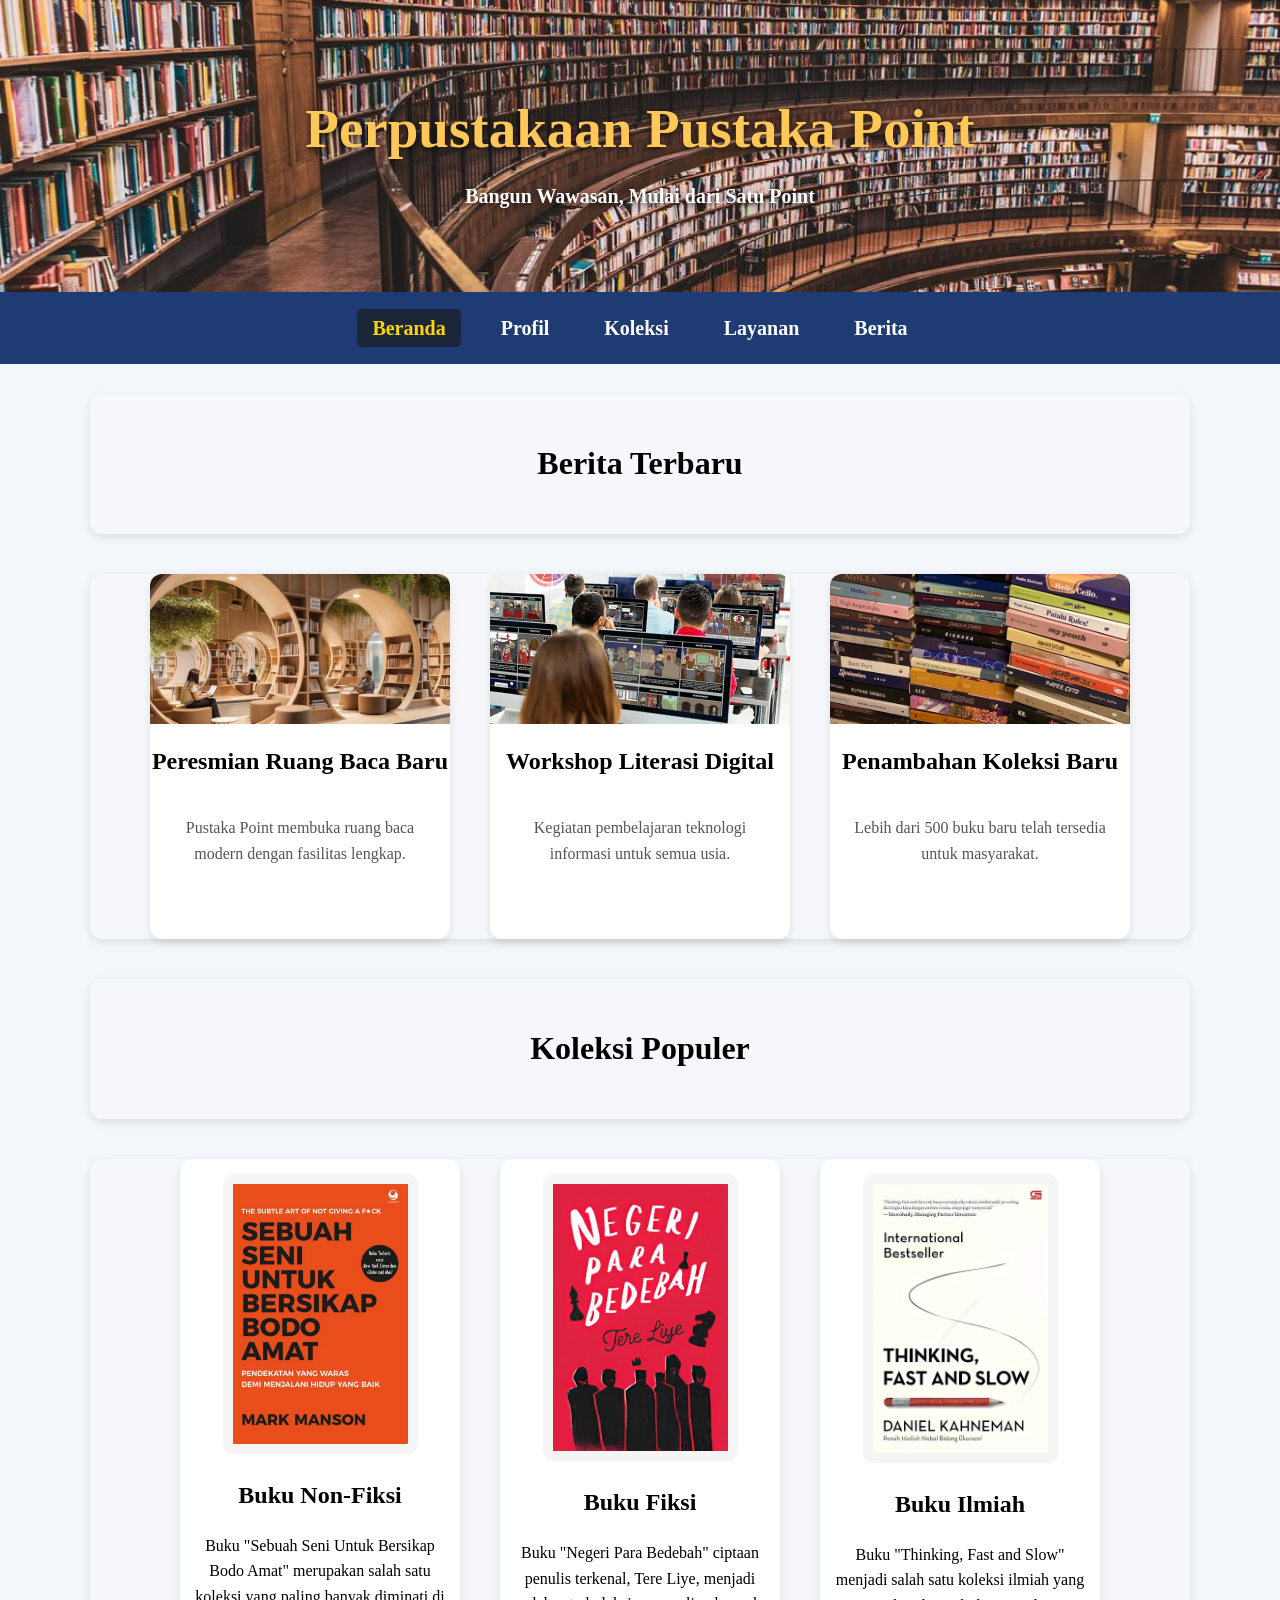
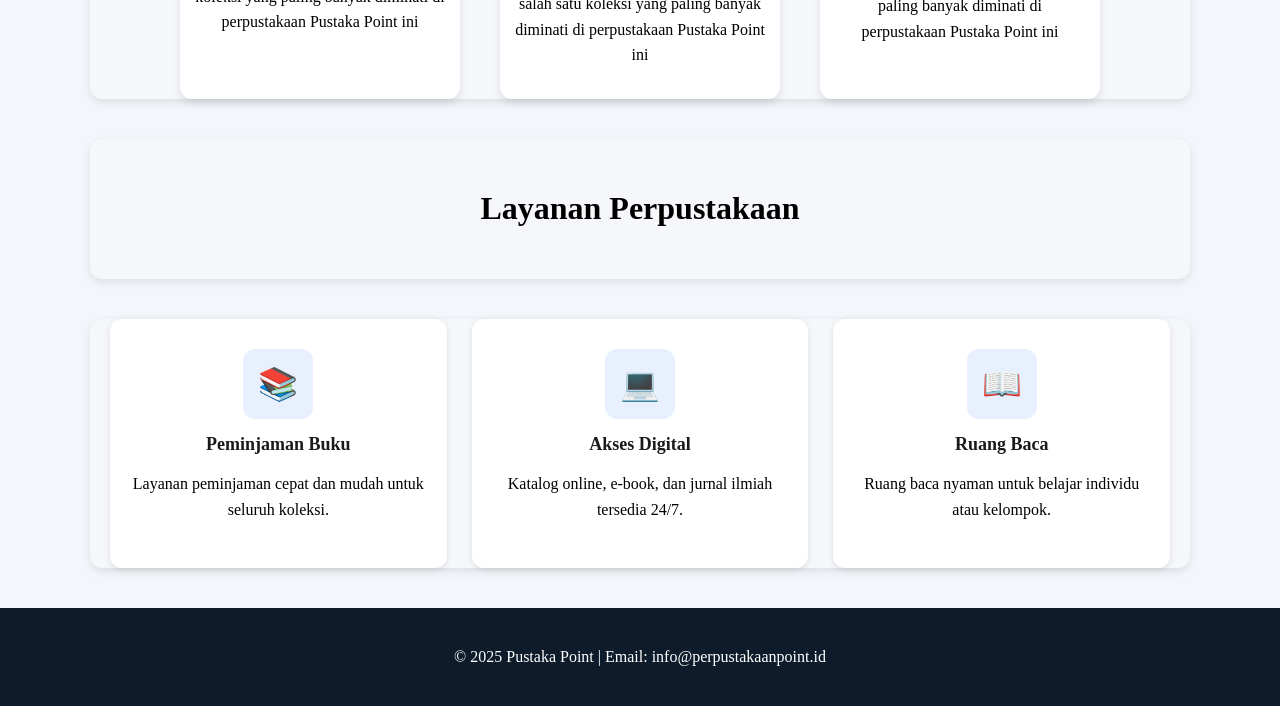
<file: radja-fatahillah/index.html>
<!DOCTYPE html>
<html lang="id">
<head>
    <meta charset="UTF-8">
    <meta name="viewport" content="width=device-width, initial-scale=1.0">
    <title>Beranda - Pustaka Point</title>
    <link rel="stylesheet" href="style.css">
</head>
<body>

<header class="hero">
    <h1>Perpustakaan Pustaka Point</h1>
    <p>Bangun Wawasan, Mulai dari Satu Point</p>
</header>

<nav>
    <ul>
        <li><a href="index.html" class="active">Beranda</a></li>
         <li><a href="profil.html">Profil</a></li>
        <li><a href="koleksi.html">Koleksi</a></li>
        <li><a href="layanan.html">Layanan</a></li>
        <li><a href="berita.html">Berita</a></li>
    </ul>
</nav>

<main>

    <!-- ================= BERITA ================= -->
    <section class="section-title">
        <h2>Berita Terbaru</h2>
    </section>

    <section class="card-berita-container">
        <article class="card-berita">
            <img src="berita1.jpeg" alt="">
            <h3><a href="berita1.html">Peresmian Ruang Baca Baru</a></h3>
            <p>Pustaka Point membuka ruang baca modern dengan fasilitas lengkap.</p>
        </article>

        <article class="card-berita">
            <img src="berita2.jpeg" alt="">
            <h3><a href="berita2.html">Workshop Literasi Digital</a></h3>
            <p>Kegiatan pembelajaran teknologi informasi untuk semua usia.</p>
        </article>

        <article class="card-berita">
            <img src="berita3.jpeg" alt="">
            <h3><a href="berita3.html">Penambahan Koleksi Baru</a></h3>
            <p>Lebih dari 500 buku baru telah tersedia untuk masyarakat.</p>
        </article>
    </section>


    <!-- ================= KOLEKSI POPULER ================= -->
    <section class="section-title">
        <h2>Koleksi Populer</h2>
    </section>

<section class="card-buku-container">
    <article class="card-buku">
        <img src="buku1.jpg" alt="" class="book-img">
        <h3>Buku Non-Fiksi</h3>
            <p>Buku "Sebuah Seni Untuk Bersikap Bodo Amat" merupakan salah satu koleksi yang paling banyak diminati di perpustakaan Pustaka Point ini</p>
        </article>

    <article class="card-buku">
        <img src="buku2.jpeg" alt="" class="book-img">
        <h3>Buku Fiksi</h3>
            <p>Buku "Negeri Para Bedebah" ciptaan penulis terkenal, Tere Liye, menjadi salah satu koleksi yang paling banyak diminati di perpustakaan Pustaka Point ini</p>
        </article>

    <article class="card-buku">
        <img src="buku3.jpeg" alt="" class="book-img">
        <h3>Buku Ilmiah</h3>
             <p>Buku "Thinking, Fast and Slow" menjadi salah satu koleksi ilmiah yang paling banyak diminati di perpustakaan Pustaka Point ini</p>
        </article>
    </section>


    <!-- ================= LAYANAN PERPUSTAKAAN ================= -->
    <section class="section-title">
        <h2>Layanan Perpustakaan</h2>
    </section>

    <section class="layanan-container">
        <div class="layanan-box">
            <span class="layanan-icon">📚</span>
            <h3>Peminjaman Buku</h3>
            <p>Layanan peminjaman cepat dan mudah untuk seluruh koleksi.</p>
        </div>

        <div class="layanan-box">
            <span class="layanan-icon">💻</span>
            <h3><a href="koleksi.html">Akses Digital</a></h3>
            <p>Katalog online, e-book, dan jurnal ilmiah tersedia 24/7.</p>
        </div>

        <div class="layanan-box">
            <span class="layanan-icon">📖</span>
            <h3>Ruang Baca</h3>
            <p>Ruang baca nyaman untuk belajar individu atau kelompok.</p>
        </div>
    </section>

</main>

    <footer id="kontak">
     <p>&copy; 2025 Pustaka Point | Email: info@perpustakaanpoint.id</p>
    </footer>

</body>
</html>
</file>
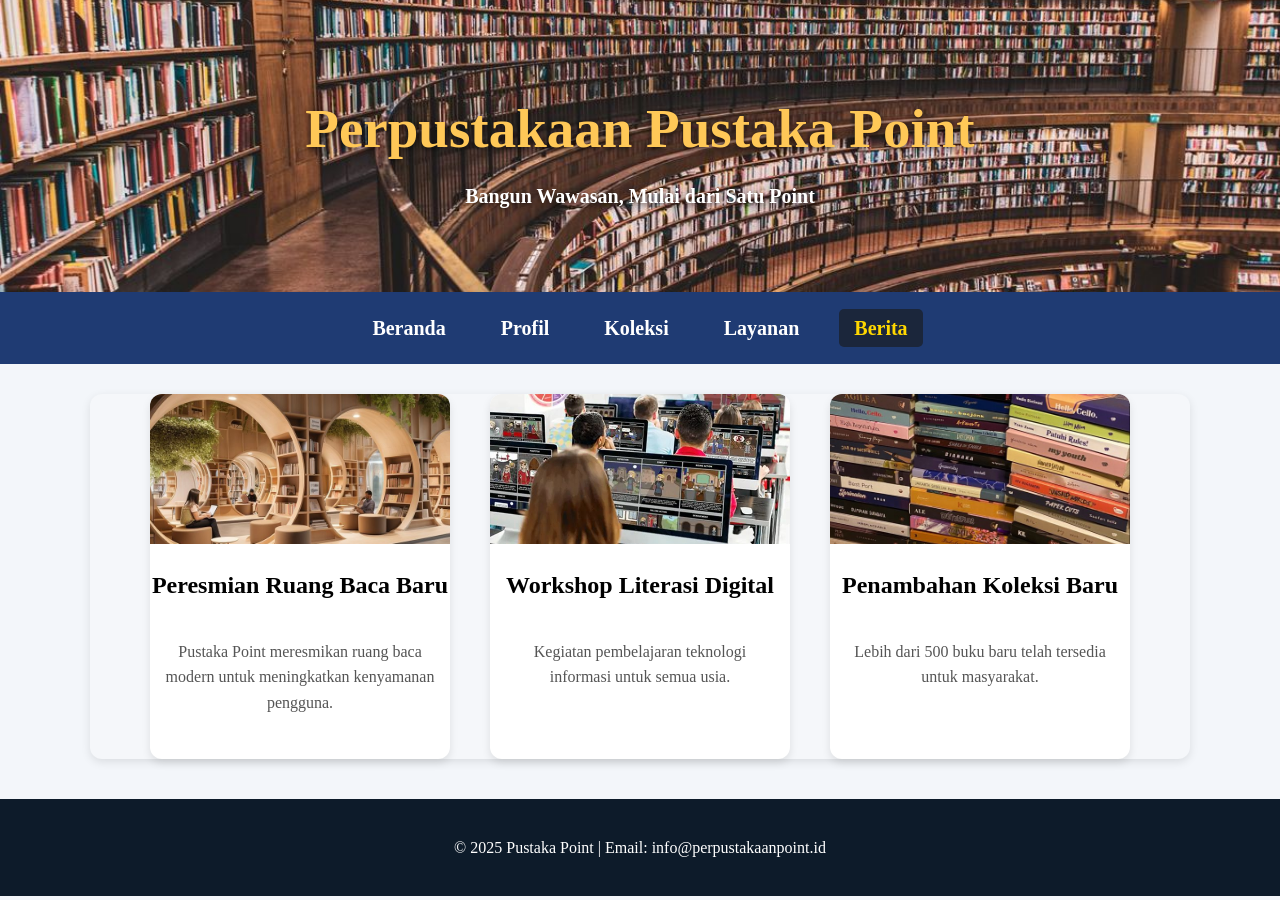
<file: radja-fatahillah/berita.html>
<!DOCTYPE html>
<html lang="id">
<head>
    <meta charset="UTF-8">
    <meta name="viewport" content="width=device-width, initial-scale=1.0">
    <title>Berita Terbaru - Pustaka Point</title>
    <link rel="stylesheet" href="style.css">
</head>

<body>

<header>
    <h1>Perpustakaan Pustaka Point</h1>
    <p>Bangun Wawasan, Mulai dari Satu Point</p>
</header>

<nav>
    <ul>
        <li><a href="index.html">Beranda</a></li>
        <li><a href="profil.html">Profil</a></li>
        <li><a href="koleksi.html">Koleksi</a></li>
        <li><a href="layanan.html">Layanan</a></li>
        <li><a href="berita.html" class="active">Berita</a></li>
    </ul>
</nav>

<main>
    <section class="card-berita-container">

        <article class="card-berita">
            <a href="berita1.html"><img src="berita1.jpeg" alt=""></a>
            <h3><a href="berita1.html">Peresmian Ruang Baca Baru</a></h3>
            <p>Pustaka Point meresmikan ruang baca modern untuk meningkatkan kenyamanan pengguna.</p>
        </article>

        <article class="card-berita">
            <a href="berita2.html"><img src="berita2.jpeg" alt=""></a>
            <h3><a href="berita2.html">Workshop Literasi Digital</a></h3>
            <p>Kegiatan pembelajaran teknologi informasi untuk semua usia.</p>
        </article>

        <article class="card-berita">
            <a href="berita3.html"><img src="berita3.jpeg" alt=""></a>
            <h3><a href="berita3.html">Penambahan Koleksi Baru</a></h3>
            <p>Lebih dari 500 buku baru telah tersedia untuk masyarakat.</p>
        </article>

    </section>
</main>

 <footer id="kontak">
     <p>&copy; 2025 Pustaka Point | Email: info@perpustakaanpoint.id</p>
    </footer>

</body>
</html>
</file>
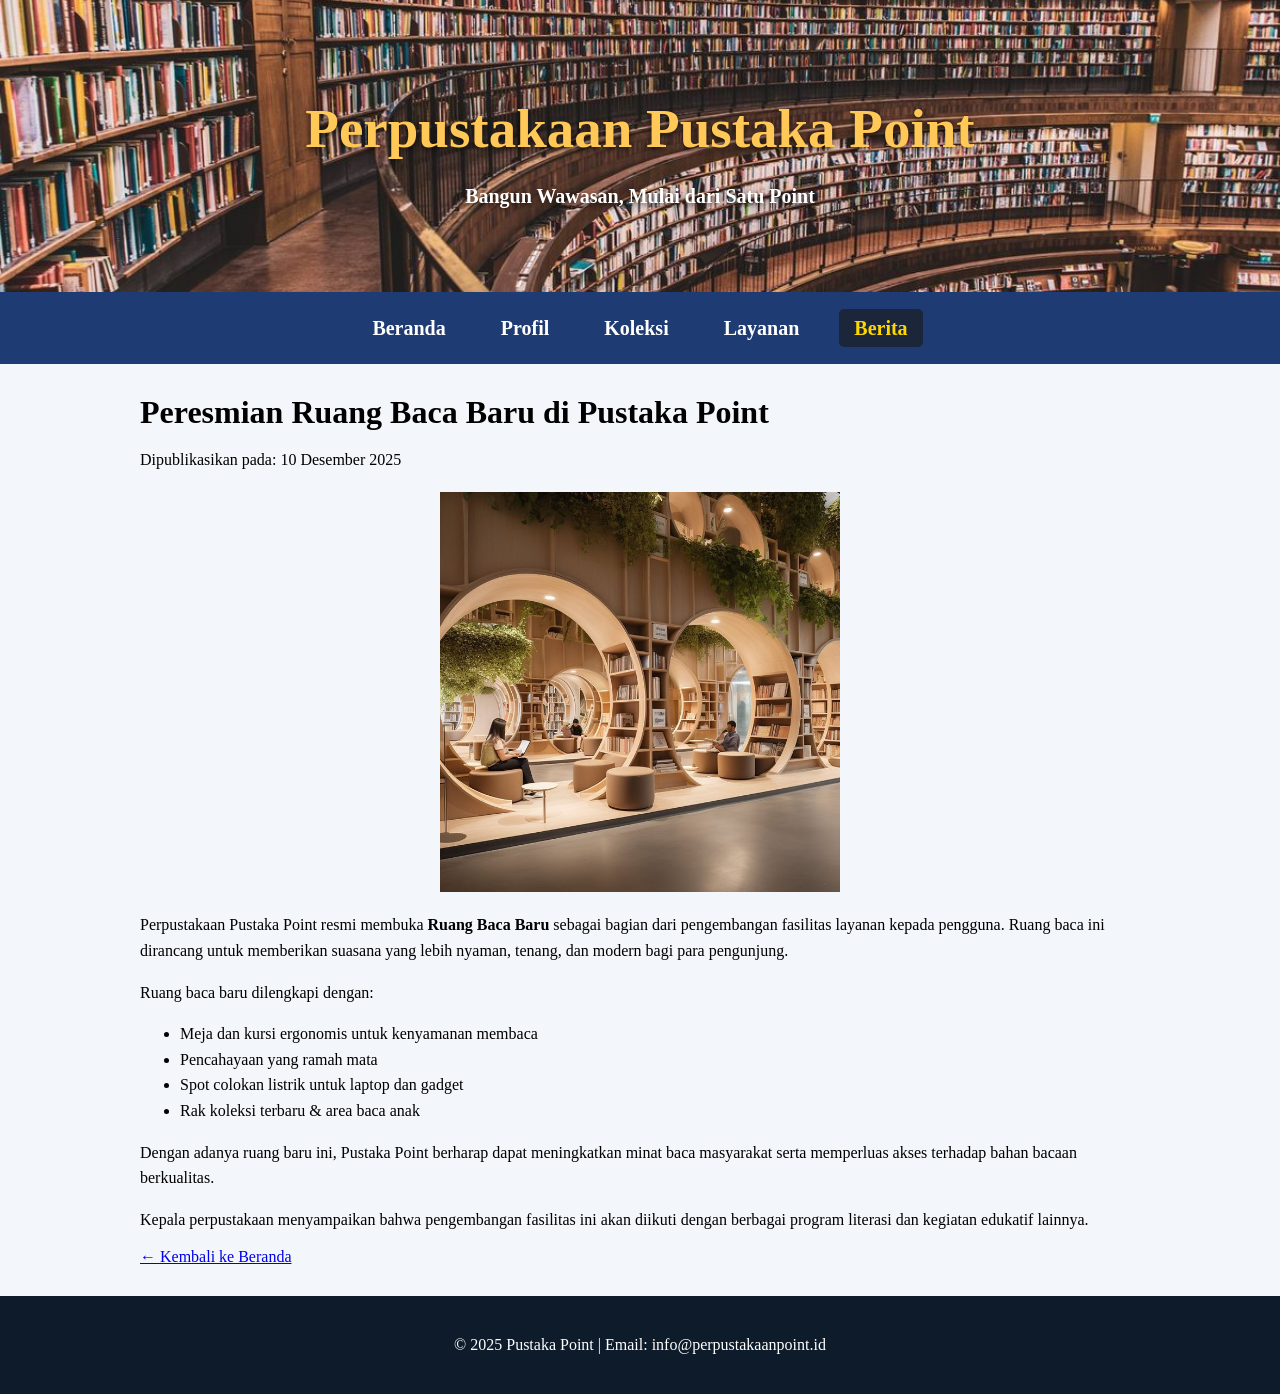
<file: radja-fatahillah/berita1.html>
<!DOCTYPE html>
<html lang="id">
<head>
    <meta charset="UTF-8">
    <meta name="viewport" content="width=device-width, initial-scale=1.0">
    <title>Peresmian Ruang Baca Baru - Pustaka Point</title>
    <link rel="stylesheet" href="berita.css">
</head>

<body>

<header>
    <h1>Perpustakaan Pustaka Point</h1>
    <p>Bangun Wawasan, Mulai dari Satu Point</p>
</header>

<nav>
    <ul>
        <li><a href="index.html">Beranda</a></li>
        <li><a href="profil.html">Profil</a></li>
        <li><a href="koleksi.html">Koleksi</a></li>
        <li><a href="layanan.html">Layanan</a></li>
        <li><a href="berita.html" class="active">Berita</a></li>
    </ul>
</nav>

<main>
    <article class="isi-berita">

        <h1>Peresmian Ruang Baca Baru di Pustaka Point</h1>
        <p class="tanggal">Dipublikasikan pada: 10 Desember 2025</p>

        <img src="berita1.jpeg" alt="Peresmian Ruang Baca Baru" class="article-img">

        <p>
            Perpustakaan Pustaka Point resmi membuka <b>Ruang Baca Baru</b> sebagai bagian dari pengembangan fasilitas layanan kepada pengguna.  
            Ruang baca ini dirancang untuk memberikan suasana yang lebih nyaman, tenang, dan modern bagi para pengunjung.
        </p>

        <p>
            Ruang baca baru dilengkapi dengan:
        </p>

        <ul>
            <li>Meja dan kursi ergonomis untuk kenyamanan membaca</li>
            <li>Pencahayaan yang ramah mata</li>
            <li>Spot colokan listrik untuk laptop dan gadget</li>
            <li>Rak koleksi terbaru & area baca anak</li>
        </ul>

        <p>
            Dengan adanya ruang baru ini, Pustaka Point berharap dapat meningkatkan minat baca masyarakat serta memperluas akses terhadap bahan bacaan berkualitas.
        </p>

        <p>
            Kepala perpustakaan menyampaikan bahwa pengembangan fasilitas ini akan diikuti dengan berbagai program literasi dan kegiatan edukatif lainnya.
        </p>

        <a href="index.html" class="kembali-btn">← Kembali ke Beranda</a>

    </article>
</main>

 <footer id="kontak">
     <p>&copy; 2025 Pustaka Point | Email: info@perpustakaanpoint.id</p>
    </footer>

</body>
</html>
</file>
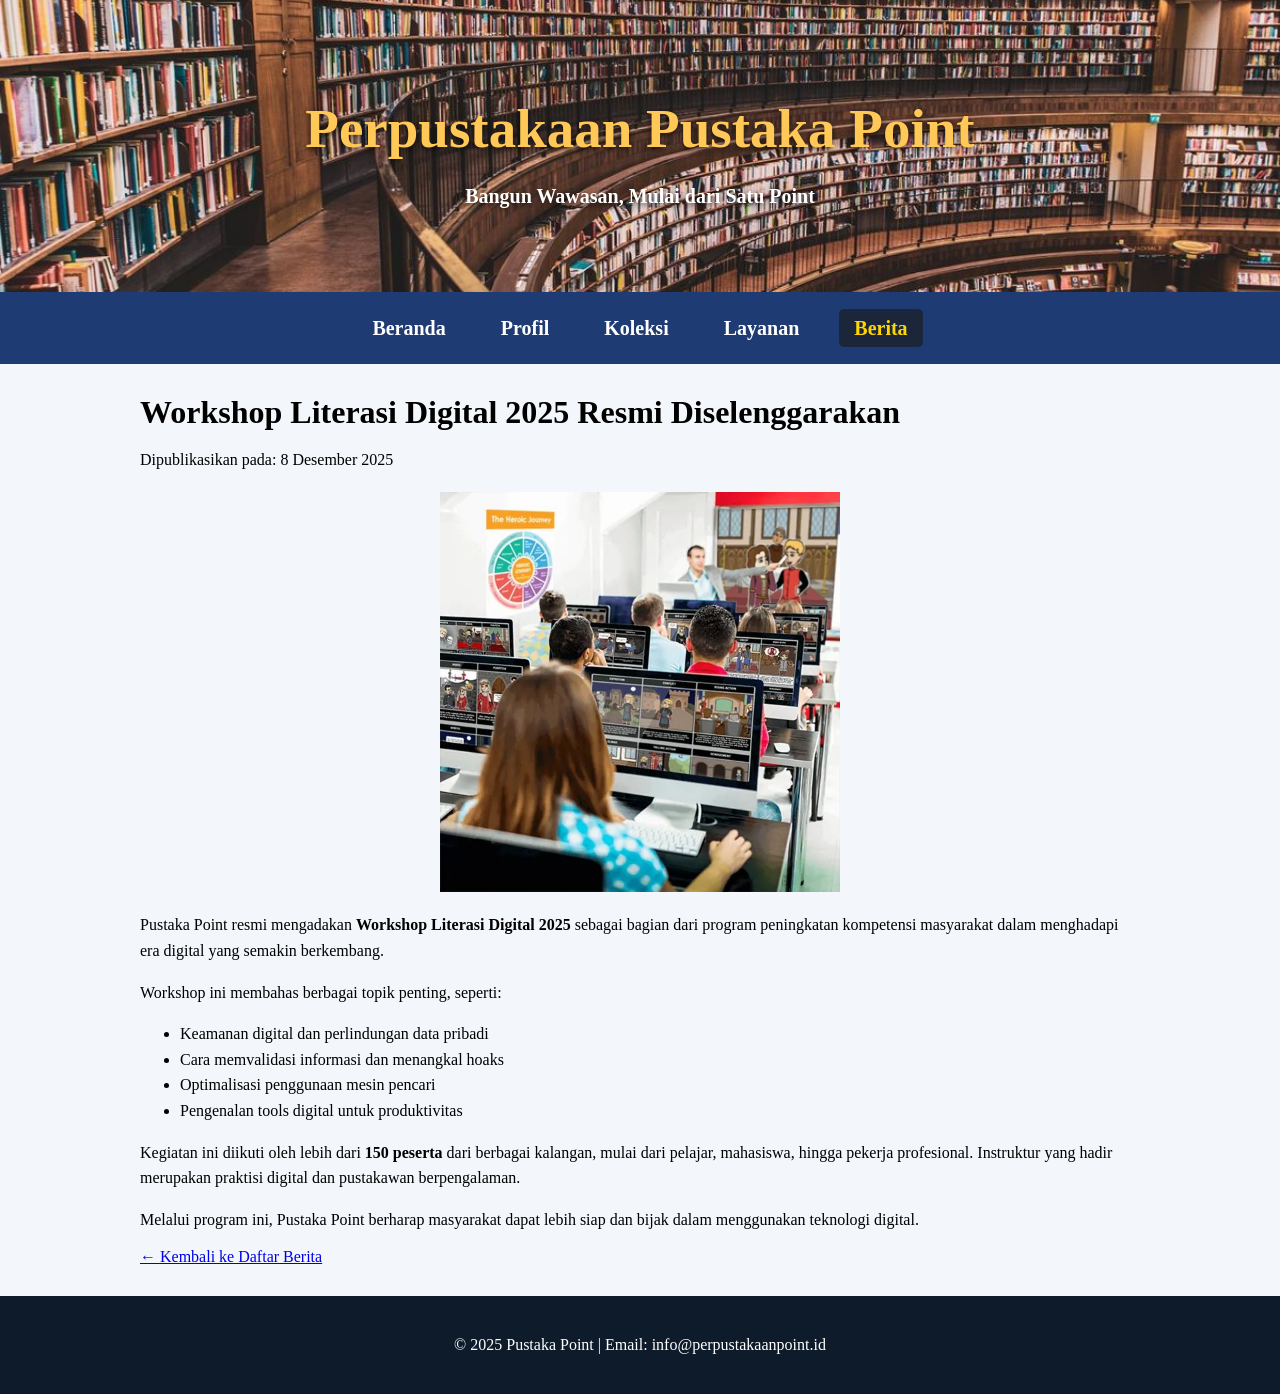
<file: radja-fatahillah/berita2.html>
<!DOCTYPE html>
<html lang="id">
<head>
    <meta charset="UTF-8">
    <meta name="viewport" content="width=device-width, initial-scale=1.0">
    <title>Workshop Literasi Digital 2025 - Pustaka Point</title>
    <link rel="stylesheet" href="berita.css">
</head>

<body>

<header>
    <h1>Perpustakaan Pustaka Point</h1>
    <p>Bangun Wawasan, Mulai dari Satu Point</p>
</header>

<nav>
    <ul>
        <li><a href="index.html">Beranda</a></li>
        <li><a href="profil.html">Profil</a></li>
        <li><a href="koleksi.html">Koleksi</a></li>
        <li><a href="layanan.html">Layanan</a></li>
        <li><a href="berita.html" class="active">Berita</a></li>
    </ul>
</nav>

<main>
    <article class="isi-berita">

        <h1>Workshop Literasi Digital 2025 Resmi Diselenggarakan</h1>
        <p class="tanggal">Dipublikasikan pada: 8 Desember 2025</p>

        <img src="berita2.jpeg" alt="Workshop Literasi Digital" class="article-img">

        <p>
            Pustaka Point resmi mengadakan <b>Workshop Literasi Digital 2025</b> sebagai bagian dari program peningkatan kompetensi masyarakat dalam menghadapi era digital yang semakin berkembang.
        </p>

        <p>
            Workshop ini membahas berbagai topik penting, seperti:
        </p>

        <ul>
            <li>Keamanan digital dan perlindungan data pribadi</li>
            <li>Cara memvalidasi informasi dan menangkal hoaks</li>
            <li>Optimalisasi penggunaan mesin pencari</li>
            <li>Pengenalan tools digital untuk produktivitas</li>
        </ul>

        <p>
            Kegiatan ini diikuti oleh lebih dari <b>150 peserta</b> dari berbagai kalangan, mulai dari pelajar, mahasiswa, hingga pekerja profesional.  
            Instruktur yang hadir merupakan praktisi digital dan pustakawan berpengalaman.
        </p>

        <p>
            Melalui program ini, Pustaka Point berharap masyarakat dapat lebih siap dan bijak dalam menggunakan teknologi digital.
        </p>

        <a href="index.html" class="kembali-btn">← Kembali ke Daftar Berita</a>

    </article>
</main>

 <footer id="kontak">
     <p>&copy; 2025 Pustaka Point | Email: info@perpustakaanpoint.id</p>
    </footer>

</body>
</html>
</file>
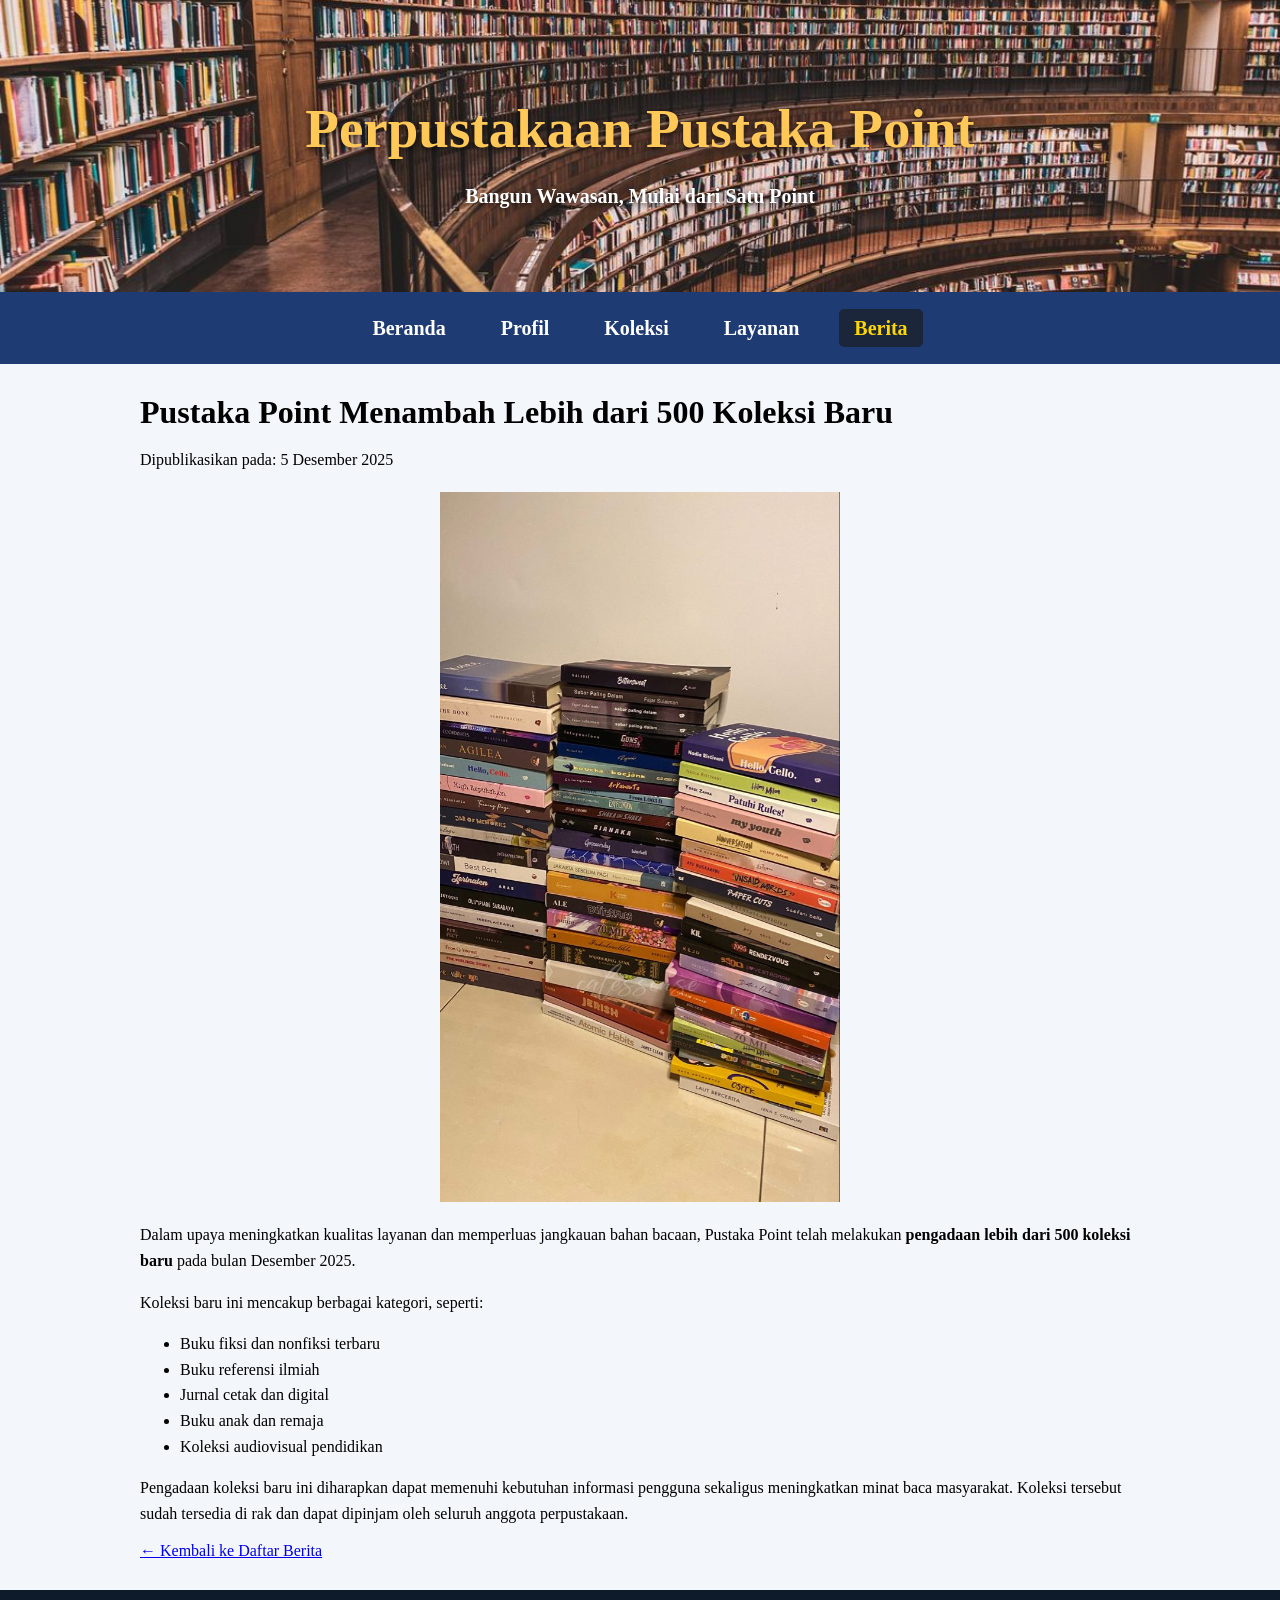
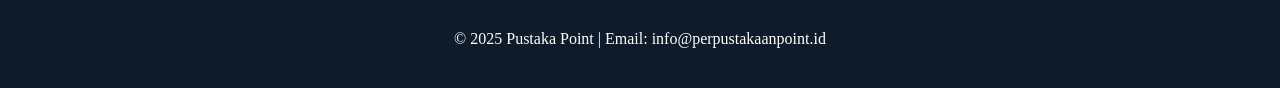
<file: radja-fatahillah/berita3.html>
<!DOCTYPE html>
<html lang="id">
<head>
    <meta charset="UTF-8">
    <meta name="viewport" content="width=device-width, initial-scale=1.0">
    <title>Pengadaan Koleksi Baru - Pustaka Point</title>
    <link rel="stylesheet" href="berita.css">
</head>

<body>

<header>
    <h1>Perpustakaan Pustaka Point</h1>
    <p>Bangun Wawasan, Mulai dari Satu Point</p>
</header>

<nav>
    <ul>
        <li><a href="index.html">Beranda</a></li>
        <li><a href="profil.html">Profil</a></li>
        <li><a href="koleksi.html">Koleksi</a></li>
        <li><a href="layanan.html">Layanan</a></li>
        <li><a href="berita.html" class="active">Berita</a></li>
    </ul>
</nav>

<main>
    <article class="isi-berita">

        <h1>Pustaka Point Menambah Lebih dari 500 Koleksi Baru</h1>
        <p class="tanggal">Dipublikasikan pada: 5 Desember 2025</p>

        <img src="berita3.jpeg" alt="Pengadaan Koleksi Baru" class="article-img">

        <p>
            Dalam upaya meningkatkan kualitas layanan dan memperluas jangkauan bahan bacaan, Pustaka Point telah melakukan <b>pengadaan lebih dari 500 koleksi baru</b> pada bulan Desember 2025.
        </p>

        <p>
            Koleksi baru ini mencakup berbagai kategori, seperti:
        </p>

        <ul>
            <li>Buku fiksi dan nonfiksi terbaru</li>
            <li>Buku referensi ilmiah</li>
            <li>Jurnal cetak dan digital</li>
            <li>Buku anak dan remaja</li>
            <li>Koleksi audiovisual pendidikan</li>
        </ul>

        <p>
            Pengadaan koleksi baru ini diharapkan dapat memenuhi kebutuhan informasi pengguna sekaligus meningkatkan minat baca masyarakat.  
            Koleksi tersebut sudah tersedia di rak dan dapat dipinjam oleh seluruh anggota perpustakaan.
        </p>

        <a href="index.html" class="kembali-btn">← Kembali ke Daftar Berita</a>

    </article>
</main>

 <footer id="kontak">
     <p>&copy; 2025 Pustaka Point | Email: info@perpustakaanpoint.id</p>
    </footer>

</body>
</html>
</file>
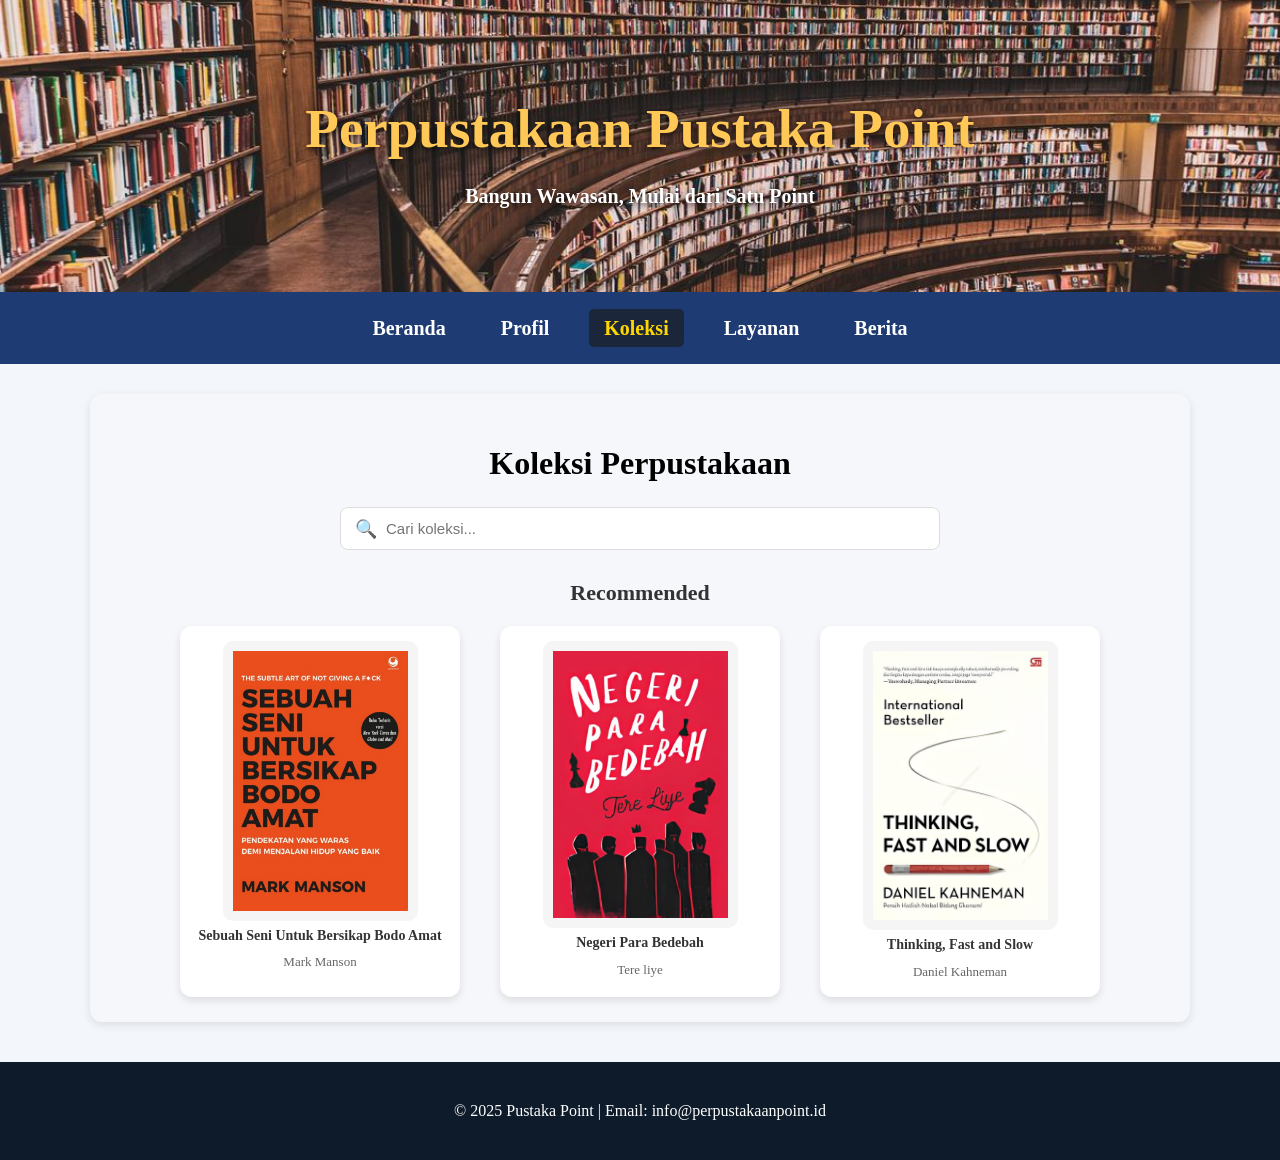
<file: radja-fatahillah/koleksi.html>
<!DOCTYPE html>
<html lang="id">
<head>
    <meta charset="UTF-8">
    <meta name="viewport" content="width=device-width, initial-scale=1.0">
    <title>Koleksi Perpustakaan</title>
    <link rel="stylesheet" href="style.css">
</head>
<body>
    <header class="hero">
        <h1>Perpustakaan Pustaka Point</h1>
        <p>Bangun Wawasan, Mulai dari Satu Point</p>
    </header>

    <nav>
        <ul>
            <li><a href="index.html">Beranda</a></li>
            <li><a href="profil.html">Profil</a></li>
            <li><a href="koleksi.html" class="active">Koleksi</a></li>
            <li><a href="layanan.html">Layanan</a></li>
            <li><a href="berita.html">Berita</a></li>
        </ul>
    </nav>

    <main>
        <section id="koleksi">
            <h2 style="text-align: center; margin-bottom: 25px;">Koleksi Perpustakaan</h2>

            <!-- SEARCH BAR -->
            <div class="search-container">
                <span class="search-icon">🔍</span>
                <input 
                    type="text" 
                    id="search-input" 
                    placeholder="Cari koleksi..." 
                    class="search-bar">
            </div>

            <!-- RECOMMENDED BOOKS -->
            <div class="recommended-header">
                <h3 class="section-title">Recommended</h3>
            </div>

            <div class="card-buku-container">
                <div class="card-buku img">
                    <img src="buku1.jpg" alt="" class="book-cover">
                    <p class="book-title">Sebuah Seni Untuk Bersikap Bodo Amat</p>
                    <p class="book-author">Mark Manson</p>
                </div>

                <div class="card-buku img">
                    <img src="buku2.jpeg" alt="" class="book-cover">
                    <p class="book-title">Negeri Para Bedebah</p>
                    <p class="book-author">Tere liye</p>
                </div>

                <div class="card-buku img">
                    <img src="buku3.jpeg" alt="" class="book-cover">
                    <p class="book-title">Thinking, Fast and Slow</p>
                    <p class="book-author">Daniel Kahneman</p>
                </div>
            </div>
        </section>
    </main>

    <footer id="kontak">
        <p>&copy; 2025 Pustaka Point | Email: info@perpustakaanpoint.id</p>
    </footer>
</body>
</html>
</file>
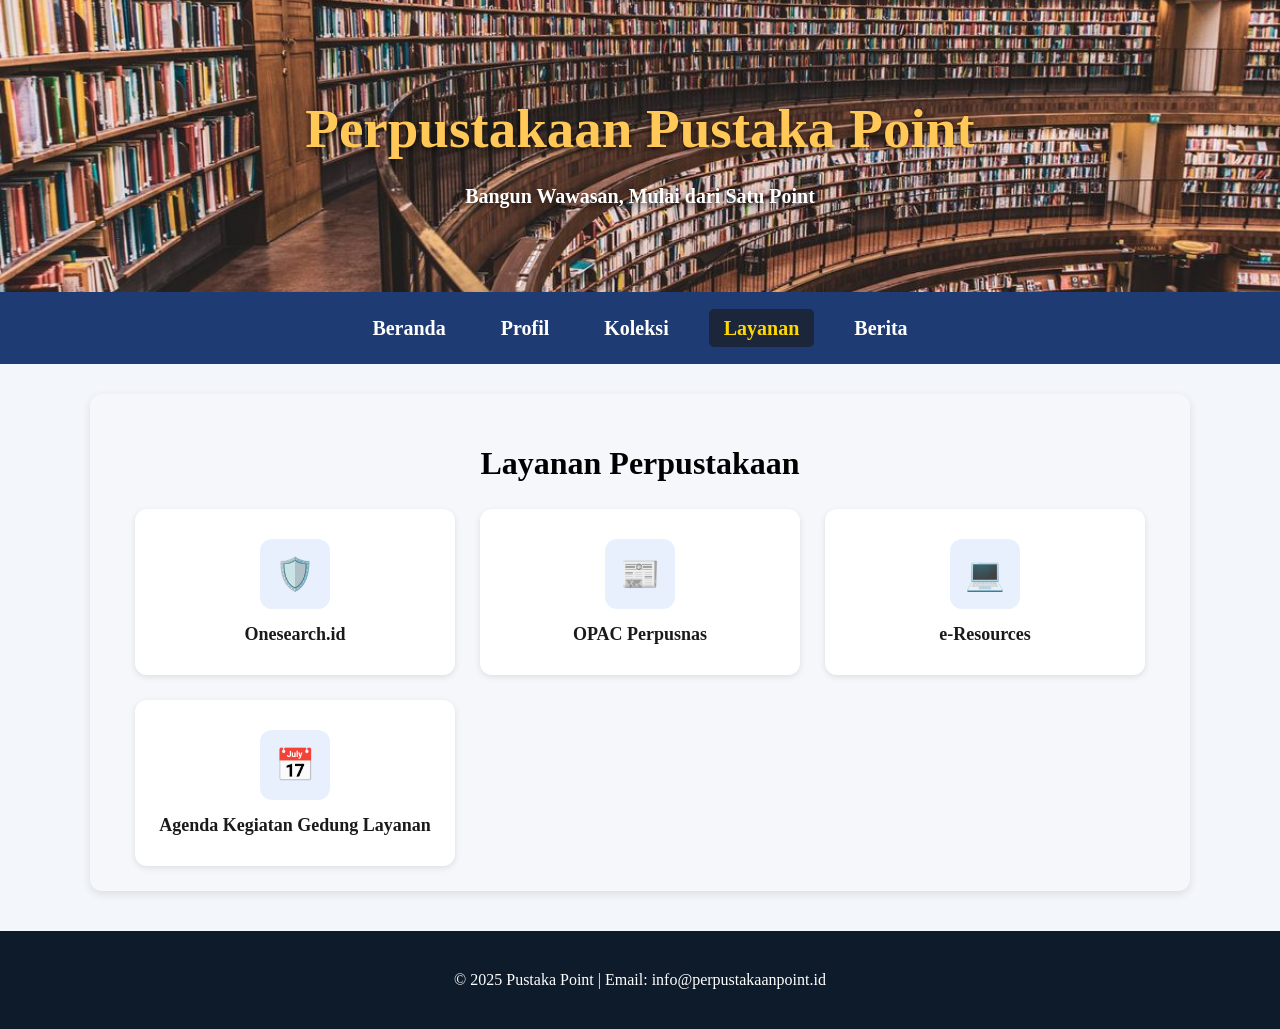
<file: radja-fatahillah/layanan.html>
<!DOCTYPE html>
<html lang="id">
<head>
    <meta charset="UTF-8">
    <meta name="viewport" content="width=device-width, initial-scale=1.0">
    <title>Koleksi Perpustakaan</title>
    <link rel="stylesheet" href="style.css">
</head>

   <body>
    <header class="hero">
        <h1>Perpustakaan Pustaka Point</h1>
        <p>Bangun Wawasan, Mulai dari Satu Point</p>
    </header>
    
    <nav>
        <ul>
            <li><a href="index.html">Beranda</a></li>
            <li><a href="profil.html">Profil</a></li>
            <li><a href="koleksi.html">Koleksi</a></li>
            <li><a href="layanan.html" class="active">Layanan</a></li>
            <li><a href="berita.html">Berita</a></li>
        </ul>
    </nav>

    <main>
        <section id="layanan">
            <h2 class="section-title">Layanan Perpustakaan</h2>
            
            <div class="layanan-container">
                <div class="layanan-box">
                    <div class="layanan-icon">🛡️</div>
                    <h3><a href="https://onesearch.id">Onesearch.id</a></h3>
                </div>
                
                <div class="layanan-box">
                    <div class="layanan-icon">📰</div>
                    <h3><a href="https://opac.perpusnas.go.id/">OPAC Perpusnas</a></h3>
                </div>
                
                <div class="layanan-box">
                    <div class="layanan-icon">💻</div>
                    <h3><a href="koleksi.html">e-Resources</a></h3>
                </div>

                <div class="layanan-box">
                    <div class="layanan-icon">📅</div>
                    <h3><a href="berita.html">Agenda Kegiatan Gedung Layanan</a></h3>
                </div>
                
            </div>
        </section>
    </main>

    <footer id="kontak">
        <p>&copy; 2025 Pustaka Point | Email: info@perpustakaanpoint.id</p>
    </footer>
</body>
</html>
</file>
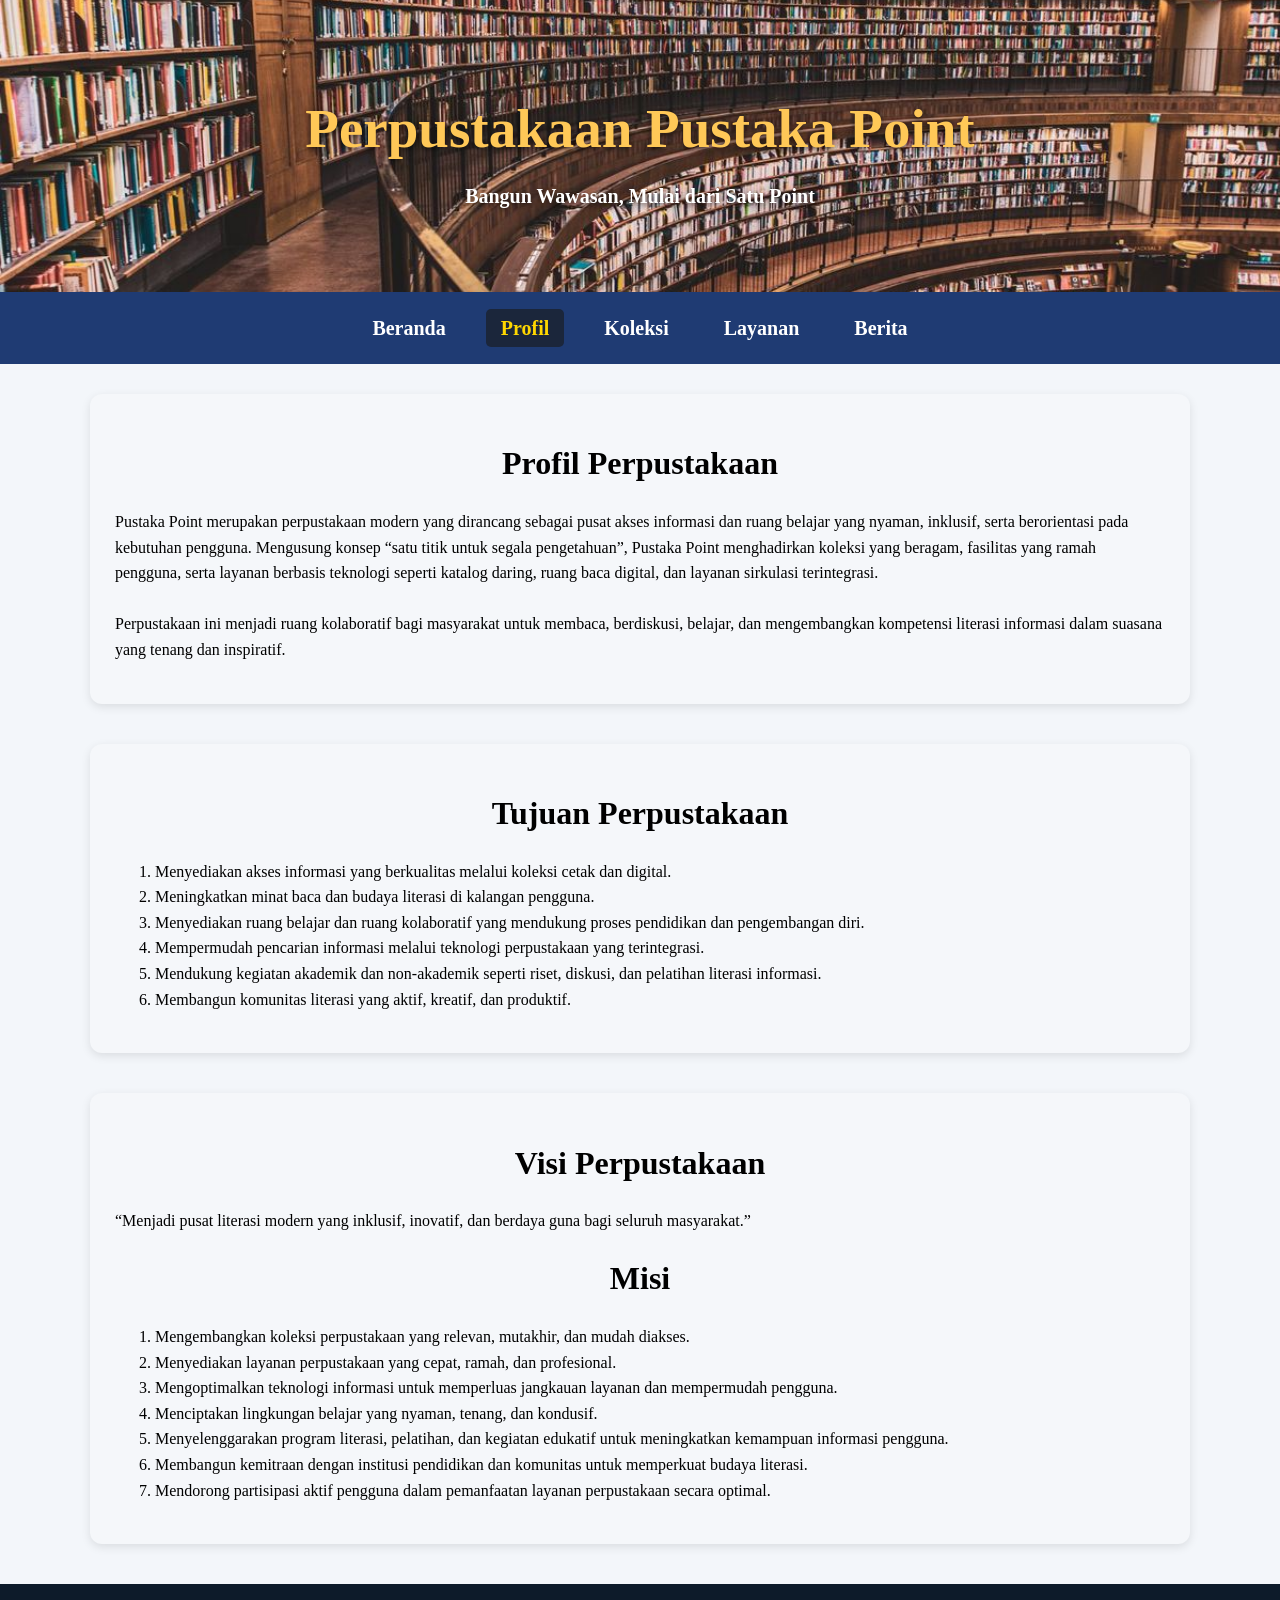
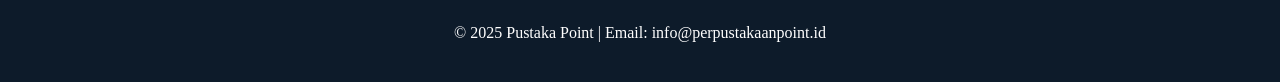
<file: radja-fatahillah/profil.html>
<!DOCTYPE html>
<html lang="id">
<head>
    <meta charset="UTF-8">
    <meta name="viewport" content="width=device-width, initial-scale=1.0">
    <title>Pustaka Point</title>
    <link rel="stylesheet" href="style.css">
</head>

<body>

    <header class="hero">
        <h1>Perpustakaan Pustaka Point</h1>
        <p>Bangun Wawasan, Mulai dari Satu Point</p>
    </header>

    <nav>
        <ul>
            <li><a href="index.html">Beranda</a></li>
            <li><a href="profil.html" class="active">Profil</a></li>
            <li><a href="koleksi.html">Koleksi</a></li>
            <li><a href="layanan.html">Layanan</a></li>
            <li><a href="berita.html">Berita</a></li>
        </ul>
    </nav>

    <main>

        <section id="profil">
            <h2>Profil Perpustakaan</h2>
            <article>
                <p>
                    Pustaka Point merupakan perpustakaan modern yang dirancang sebagai pusat akses informasi dan ruang belajar yang nyaman, inklusif, serta berorientasi pada kebutuhan pengguna. Mengusung konsep “satu titik untuk segala pengetahuan”, Pustaka Point menghadirkan koleksi yang beragam, fasilitas yang ramah pengguna, serta layanan berbasis teknologi seperti katalog daring, ruang baca digital, dan layanan sirkulasi terintegrasi.
                    <br><br>
                    Perpustakaan ini menjadi ruang kolaboratif bagi masyarakat untuk membaca, berdiskusi, belajar, dan mengembangkan kompetensi literasi informasi dalam suasana yang tenang dan inspiratif.
                </p>
            </article>
            </section>

            <section>
            <h2>Tujuan Perpustakaan</h2>
            <article>
                <ol>
                    <li>Menyediakan akses informasi yang berkualitas melalui koleksi cetak dan digital.</li>
                    <li>Meningkatkan minat baca dan budaya literasi di kalangan pengguna.</li>
                    <li>Menyediakan ruang belajar dan ruang kolaboratif yang mendukung proses pendidikan dan pengembangan diri.</li>
                    <li>Mempermudah pencarian informasi melalui teknologi perpustakaan yang terintegrasi.</li>
                    <li>Mendukung kegiatan akademik dan non-akademik seperti riset, diskusi, dan pelatihan literasi informasi.</li>
                    <li>Membangun komunitas literasi yang aktif, kreatif, dan produktif.</li>
                </ol>
            </article>
            </section>

            <section>
            <h2>Visi Perpustakaan</h2>
            <p>“Menjadi pusat literasi modern yang inklusif, inovatif, dan berdaya guna bagi seluruh masyarakat.”</p>

            <h2>Misi</h2>
            <article>
                <ol>
                    <li>Mengembangkan koleksi perpustakaan yang relevan, mutakhir, dan mudah diakses.</li>
                    <li>Menyediakan layanan perpustakaan yang cepat, ramah, dan profesional.</li>
                    <li>Mengoptimalkan teknologi informasi untuk memperluas jangkauan layanan dan mempermudah pengguna.</li>
                    <li>Menciptakan lingkungan belajar yang nyaman, tenang, dan kondusif.</li>
                    <li>Menyelenggarakan program literasi, pelatihan, dan kegiatan edukatif untuk meningkatkan kemampuan informasi pengguna.</li>
                    <li>Membangun kemitraan dengan institusi pendidikan dan komunitas untuk memperkuat budaya literasi.</li>
                    <li>Mendorong partisipasi aktif pengguna dalam pemanfaatan layanan perpustakaan secara optimal.</li>
                </ol>
            </article>
        </section>

    </main>

    <footer id="kontak">
        <p>&copy; 2025 Pustaka Point | Email: info@perpustakaanpoint.id</p>
    </footer>

</body>
</html>
</file>
<file: radja-fatahillah/style.css>
/* =========================================================
   GLOBAL STYLE
========================================================= */
body {
    font-family: "Quicksand", Cormorant-Garamond;
    margin: 0;
    background: #f3f6fa;
    color: #000000;
}

h1 {
    color: #FFC857;
    text-shadow: 0 2px 6px rgba(0,0,0,0.7);
    font-size: 55px;
    margin-bottom: 10px;
}

h2 {
    color: #000;
    font-size: 32px;
    font-weight: 700;
    text-align: center;
}

h3 {
    color: #000;
    font-size: 24px;
}

p, li {
    line-height: 1.6;
}

/* =========================================================
   HEADER
========================================================= */
header {
    background-image: url("header.jpeg");
    background-size: cover;
    background-position: center;
    padding: 60px 20px;
    color: white;
    text-align: center;
}

header p {
    font-weight: 800;
    font-size: 20px;
    color: #ffffff;
    text-shadow: 0 2px 6px rgba(0, 0, 0, 0.8);
}

/* =========================================================
   NAVIGATION
========================================================= */
nav {
    background: #1f3b73;
    padding: 20px 0;
}

nav ul {
    list-style: none;
    display: flex;
    justify-content: center;
    gap: 25px;
    margin: 0;
    padding: 0;
}

nav ul li a {
    color: white;
    text-decoration: none;
    font-weight: 800;
    font-size: 20px;
    padding: 8px 15px;
    border-radius: 5px;
}

nav ul li a:hover {
    background: #1b263b;
}

nav ul li a.active {
    background: #1b263b;
    color: #ffd700;
}

/* =========================================================
   MAIN CONTENT
========================================================= */
main {
    max-width: 1100px;
    margin: 30px auto;
    padding: 0 20px;
}

section {
    margin-bottom: 40px;
    background: #F5F7FA;
    padding: 25px;
    border-radius: 12px;
    box-shadow: 0 3px 10px rgba(0,0,0,0.1);
}

.section-title {
text-align: center;
}

/* =========================================================
   CARD BERITA (untuk BERITA di Beranda)
========================================================= */
.card-berita-container {
    display: flex;
    justify-content: center;
    gap: 40px;
    padding: 0 20px;
}

.card-berita {
    width: 300px;
    height: 350px;
    background: white;
    border-radius: 12px;
    box-shadow: 0 4px 8px rgba(0, 0, 0, 0.1);
    overflow: hidden;
    text-align: center;
    padding-bottom: 15px;
    display: flex;
    flex-direction: column;
}

.card-berita:hover {
    transform: translateY(-6px);
}

.card-berita img {
    width: 100%;
    height: 150px;
    object-fit: cover;
}


.card-berita h3 a {
    text-decoration: none;
    color: black;
}

.card-berita h3 a:visited {
    color: black;
}

.card-berita p {
    padding: 0 15px 15px 15px;
    color: #555;
}

/* =========================================================
   CARD BUKU (untuk KOLEKSI)
========================================================= */
.card-buku-container {
    display: flex;
    justify-content: center;
    gap: 40px;
    padding: 0 20px;
}

.card-buku {
    width: 250px;
    background: white;
    padding: 15px;
    border-radius: 12px;
    text-align: center;
    box-shadow: 0 4px 8px rgba(0,0,0,0.1);
    transition: 0.3s;
}

.card-buku:hover {
    transform: translateY(-5px);
}

/* gambar buku TIDAK terpotong */
.card-buku img {
    width: 70%;
    height: auto;
    object-fit: contain;  /* bukan cover */
    background: #f5f5f5;
    padding: 10px;
    border-radius: 10px;
    margin: auto    ;
}

/* =========================================================
   SEARCH BAR
========================================================= */
.search-container {
    max-width: 600px;
    margin: 0 auto 30px;
    position: relative;
}

.search-bar {
    width: 100%;
    padding: 12px 15px 12px 45px;
    border: 1px solid #ddd;
    border-radius: 8px;
    font-size: 15px;
    box-sizing: border-box;
}

.search-icon {
    position: absolute;
    top: 50%;
    left: 15px;
    transform: translateY(-50%);
    font-size: 18px;
    color: #555;
}


/* =========================================================
   LAYANAN
========================================================= */
.layanan-container {
    display: grid;
    grid-template-columns: repeat(3, 1fr);
    gap: 25px;
    padding: 0 20px;
}

.layanan-box {
    background: white;
    padding: 30px 20px;
    text-align: center;
    border-radius: 12px;
    box-shadow: 0 2px 6px rgba(0,0,0,0.1);
    transition: transform 0.3s ease, box-shadow 0.3s ease;
    cursor: pointer;
}

.layanan-box:hover {
    transform: translateY(-5px);
    box-shadow: 0 4px 12px rgba(0,0,0,0.15);
}

.layanan-icon {
    width: 70px;
    height: 70px;
    background: #e8f0fe;
    border-radius: 12px;
    display: flex;
    align-items: center;
    justify-content: center;
    margin: 0 auto 15px;
    font-size: 32px;
}

.layanan-box h3 {
    color: #1a1a1a;
    font-size: 18px;
    font-weight: 700;
    margin: 0;
}

.layanan-box h3 a {
    color: #1a1a1a;
    text-decoration: none;
}

.layanan-box h3 a:hover {
    color: #1f3b73;
}

/* =========================================================
   RECOMMENDED BOOKS SECTION
========================================================= */
.recommended-header {
    display: flex;
    justify-content: space-between;
    align-items: center;
    margin-bottom: 20px;
}

.recommended-header h3 {
    margin: auto;
    font-size: 22px;
    font-weight: 700;
    color: #333;
    text-align: center;
}

.see-all-link {
    color: #1f3b73;
    text-decoration: none;
    font-weight: 600;
    font-size: 14px;
}

.see-all-link:hover {
    text-decoration: underline;
}

.books-container {
    display: grid;
    grid-template-columns: repeat(4, 1fr);
    gap: 20px;
}

.book-card {
    background: white;
    border-radius: 12px;
    padding: 15px;
    box-shadow: 0 2px 8px rgba(0,0,0,0.08);
    transition: transform 0.3s ease, box-shadow 0.3s ease;
    cursor: pointer;
}

.book-card:hover {
    transform: translateY(-5px);
    box-shadow: 0 4px 12px rgba(0,0,0,0.15);
}

.book-cover {
    width: 100%;
    height: 200px;
    object-fit: cover;
    border-radius: 8px;
    margin-bottom: 12px;
}

.book-title {
    font-size: 14px;
    font-weight: 600;
    color: #333;
    margin: 0 0 5px 0;
    overflow: hidden;
    text-overflow: ellipsis;
    display: -webkit-box;
    -webkit-box-orient: vertical;
}

.book-author {
    font-size: 13px;
    color: #666;
    margin: 0;
}

/* =========================================================
   FOOTER
========================================================= */
footer {
    background: #0d1b2a;
    color: white;
    text-align: center;
    padding: 20px;
}

/* Responsive */
@media (max-width: 900px) {
    .books-container {
        grid-template-columns: repeat(3, 1fr);
    }
}

@media (max-width: 600px) {
    .books-container {
        grid-template-columns: repeat(2, 1fr);
    }
}

@media (max-width: 400px) {
    .books-container {
        grid-template-columns: 1fr;
    }
}
</file>
<file: radja-fatahillah/berita.css>
/* General Style */
body {
    font-family: "quicksand", Cormorant-Garamond;
    margin: 0;
    background: #f3f6fa;
    color: #000000;
}

h1 {
    color: #000000;
    font-size: 32px;
    margin-bottom: 10px;
}

header h1 {
    color: #FFC857;
    text-shadow: 0 2px 6px rgba(0,0,0,0.7);
    font-size: 55px;
    margin-bottom: 10px;
}

header p {
    color: #000000;
    text-shadow: 0 2px 6px rgba(255, 255, 255, 200);
    font-weight: 800;
    font-size: 20px;
}

 h2 {
    color: #000000;
    font-size: xx-large;
    font-weight: 200;
 }
 
 h3 {
    color: #000000;
    font-size: x-large;
}

#visi p {
    margin: 0 !important;
    padding: 0 !important;
}


p, li {
    line-height: 1.6;
}

/* Header */
header {
    background: linear-gradient(90deg, #2A73FF, #AFCBFF);
    padding: 40px;
    text-align: center;
    color: white;
}

header p {
    font-weight: 800;
    font-size: 20px;
    color: #ffffff;
    text-shadow: 0 2px 6px rgba(0, 0, 0, 0.8);
}
/* Navigation */
nav {
    background: #0F1C2E;
    padding: 25px;
}

nav ul {
    list-style: none;
    padding: 0;
    margin: 0;
    display: flex;
    justify-content: center;
    gap: 25px;
}

nav a {
    color: white;
    text-decoration: none;
    font-weight: bold;
    padding: 8px 12px;
    border-radius: 5px;
}

nav a:hover {
    background: #1b263b;
}

/* Main Content */
main {
    max-width: 1000px;
    margin: 30px auto;
    padding: 0 20px;
}

section, aside {
    margin-bottom: 40px;
    background: #F5F7FA;
    padding: 25px;
    border-radius: 12px;
    box-shadow: 0 3px 10px rgba(0,0,0,0.1);
}

/* Grid for Koleksi */
.grid {
    display: grid;
    grid-template-columns: repeat(auto-fit, minmax(250px, 1fr));
    gap: 20px;
}

/* Cards */
.card {
    background: #eaf0f7;
    padding: 20px;
    border-radius: 12px;
    transition: 0.3s;
}

.card:hover {
    background: #d7e3f1;
    transform: translateY(-5px);
}

/* Footer */
footer {
    background: #0d1b2a;
    color: white;
    text-align: center;
    padding: 20px;
}

/* Container search bar */
.search-container {
    position: relative;
    width: 100%;
    margin-bottom: 15px;
}

/* Search input */
.search-container .search-bar {
    width: 100%;
    padding: 10px 15px 10px 40px; /* ruang kiri untuk ikon */
    border: 1px solid #ccc;
    border-radius: 8px;
    font-size: 15px;
}

/* Ikon search */
.search-container .search-icon {
    position: absolute;
    top: 50%;
    left: 12px;
    transform: translateY(-50%);
    font-size: 18px;
    color: #555;
}

header{
    background-image: url("header.jpeg");
    background-size: cover;
    background-position: center;
    padding: 60px 20px;
    color: white;
    text-align: center;
}


.hero {
    background-image: url("header.jpeg");
    background-size: cover;
    background-position: center;
    padding: 60px 20px;
    text-align: center;
    color: white;
}

/* =========================================================
   NAVIGATION
========================================================= */
nav {
    background: #1f3b73;
    padding: 20px 0;
}

nav ul {
    list-style: none;
    display: flex;
    justify-content: center;
    gap: 25px;
    margin: 0;
    padding: 0;
}

nav ul li a {
    color: white;
    text-decoration: none;
    font-weight: 800;
    font-size: 20px;
    padding: 8px 15px;
    border-radius: 5px;
}

nav ul li a:hover {
    background: #1b263b;
}

nav ul li a.active {
    background: #1b263b;
    color: #ffd700;
}

/* ---------------- SECTION TITLES ---------------- */
.section-title {
    text-align: center;
    margin: 40px 0 20px;
}

/* ---------------- CARD GRID ---------------- */
.card-container {
    display: flex;
    justify-content: center;
    gap: 20px;
    padding: 0 20px;
    flex-wrap: wrap;
}

.card {
    background: white;
    width: 200px;
    border-radius: 10px;
    overflow: visible;
    box-shadow: 0 4px 8px rgba(0,0,0,0.1);
    text-align: center;
    padding-bottom: 15px;
}

.card img {
    width: 100%; 
    height: 160px;
    object-fit: cover; 
    aspect-ratio: 3/4;
}

.card .book-img {
    width: 100%;
    height: auto !important;
    object-fit: contain !important;
    background-color: #f7f7f7;
    padding: 5px;
}


.card h3 {
    margin: 30px 0;
}

/* ---------------- LAYANAN ---------------- */
.layanan-container {
    display: flex;
    justify-content: center;
    gap: 25px;
    padding: 20px;
    flex-wrap: wrap;
}

.layanan-box {
    background: #f8f8f8;
    width: 280px;
    padding: 20px;
    text-align: center;
    border-radius: 12px;
    box-shadow: 0 2px 6px rgba(0,0,0,0.1);
}

.layanan-icon {
    font-size: 40px;
    display: block;
    margin-bottom: 10px;
}

/* Untuk gambar di halaman berita */
.article-img {
    max-width: 40%;  /* atau 500px, 70%, sesuai keinginan */
    height: auto;
    display: block;
    margin: 20px auto;  /* agar center */
}
</file>
